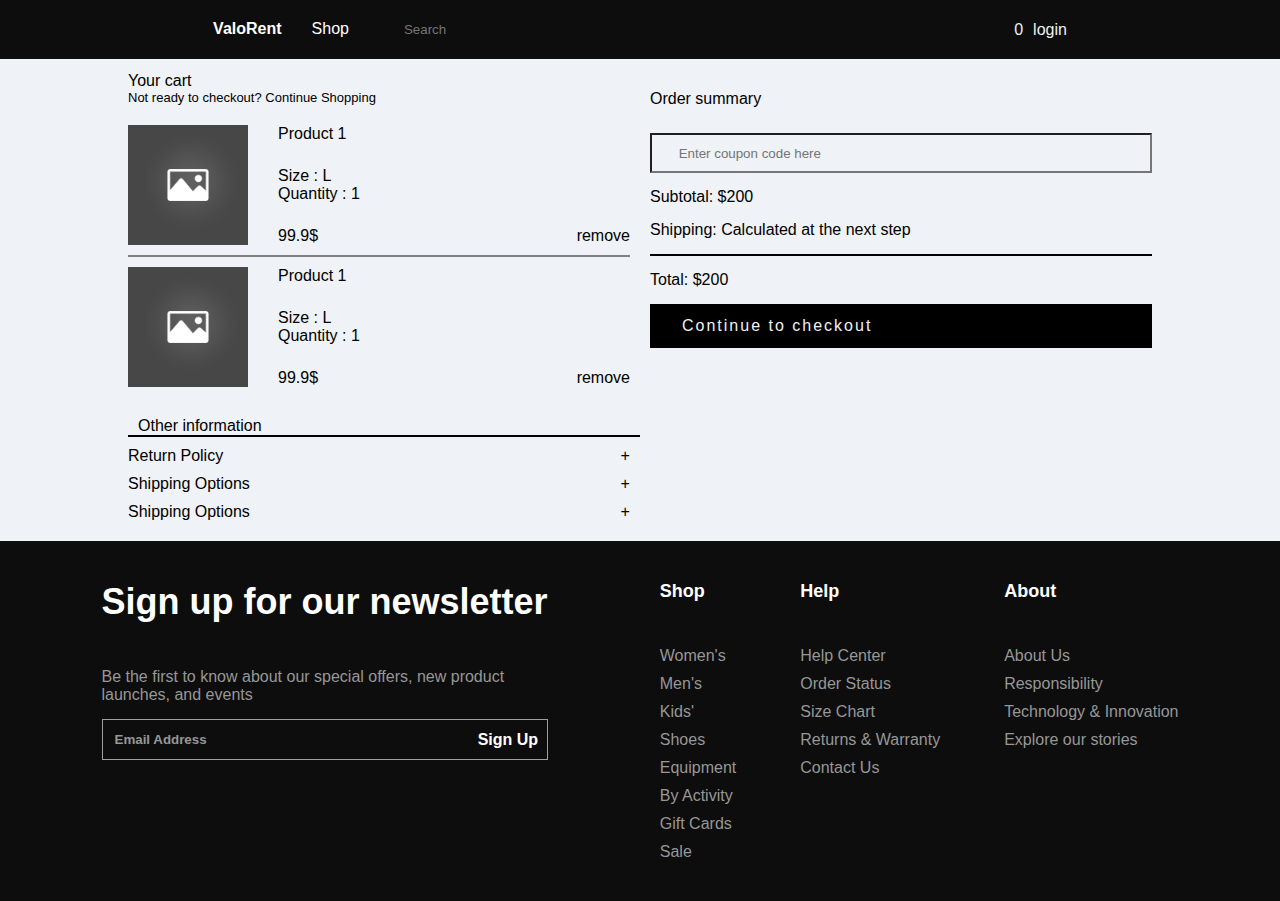
<file: template/cart.html>
<!DOCTYPE html>
<html lang="en">

<head>
    <meta charset="UTF-8">
    <meta name="viewport" content="width=device-width, initial-scale=1.0">
    <link rel="stylesheet" href="https://cdnjs.cloudflare.com/ajax/libs/font-awesome/6.4.2/css/all.min.css"
        integrity="sha512-z3gLpd7yknf1YoNbCzqRKc4qyor8gaKU1qmn+CShxbuBusANI9QpRohGBreCFkKxLhei6S9CQXFEbbKuqLg0DA=="
        crossorigin="anonymous" referrerpolicy="no-referrer" />
    <link rel="icon" href="../favicon.ico">
    <link rel="stylesheet" href="../public/css/reset.css">
    <link rel="stylesheet" href="../public/css/nav.css">
    <link rel="stylesheet" href="../public/css/footer.css">
    <link rel="stylesheet" href="../public/css/cart.css">
    <title>Cart ValoRent</title>
</head>

<body>

    <nav>
        <div class="leftNavContainer">
            <a href="../index.html">ValoRent</a>
            <a href="shop.html">Shop</a>
            <div>
                <input placeholder="Search" type="text" name="searchShop" id="searchShop" />
                <label for="searchShop">
                    <i class="fa-solid fa-magnifying-glass"></i>
                </label>
            </div>
        </div>
        <div class="rightNavContainer">
            <div>
                <i class="fa-solid fa-bag-shopping"></i>
                <p id="nombreInChart">0</p>
            </div>
            <a>login</a>
        </div>

        <div class="burger">
            <span></span>
            <span></span>
            <span></span>
        </div>
    </nav>

    <div class="container-all">

        <h1>Your cart</h1>

        <div class="containerTop">

            <div class="left">
                <h2>Not ready to checkout? Continue Shopping</h2>


                <div class="containerPorduct">
                    <div class="product">
                        <img src="../public/images/placeholder.jpg" alt="">
                        <div class="textProduct">
                            <div class="txt">
                                <h3>Product 1</h3>
                                <div>
                                    <p class="subInfo">Size : L</p>
                                    <p class="subInfo">Quantity : 1</p>
                                </div>
                                <h1>99.9$</h1>
                            </div>
                            <p class="txtRemove">remove</p>
                        </div>
                    </div>
                </div>

                <div class="lightLine"></div>

                <div class="containerPorduct">
                    <div class="product">
                        <img src="../public/images/placeholder.jpg" alt="">
                        <div class="textProduct">
                            <div class="txt">
                                <h3>Product 1</h3>
                                <div>
                                    <p class="subInfo">Size : L</p>
                                    <p class="subInfo">Quantity : 1</p>
                                </div>
                                <h1>99.9$</h1>
                            </div>
                            <p class="txtRemove">remove</p>
                        </div>
                    </div>
                </div>
            </div>
            
            <div class="right">
                <h1>Order summary</h1>
                <input type="text" placeholder="Enter coupon code here">
                <p>Subtotal: $200</p>
                <p>Shipping: Calculated at the next step</p>
                <div class="boldLine"></div>
                <p>Total: $200</p>
                <button>Continue to checkout</button>
            </div>
        </div>
    </div>

    <div class="containerOrderInfo">
        <div class="contentOrder">
            <h1>Other information</h1>
            <div class="boldLine"></div>
        </div>

        <div class="order-info">
            <p class="order-title">Return Policy <span>+</span></p>
            <p class="order-txt">This is our example return policy which is everything you need to know about our returns.</p>
        </div>
        
        <div class="order-info">
            <p class="order-title">Shipping Options <span>+</span></p>
            <p class="order-txt">Lorem...</p>
        </div>
        
        <div class="order-info">
            <p class="order-title">Shipping Options <span>+</span></p>
            <p class="order-txt">Lorem...</p>
        </div>
    </div>


    <footer>
        <div class="footer-newLetter">
          <h1>Sign up for our newsletter</h1>
          <p>Be the first to know about our special offers, new product launches, and events</p>
          <div>
            <input type="text" name="inputEmail" placeholder="Email Address">
            <a href="#">Sign Up</a>
          </div>
        </div>
    
        <div class="footer-link">
          <div class="item-footerLink">
            <h2>Shop</h2>
            <div>
              <p>Women's</p>
              <p>Men's</p>
              <p>Kids'</p>
              <p>Shoes</p>
              <p>Equipment</p>
              <p>By Activity</p>
              <p>Gift Cards</p>
              <p>Sale</p>
            </div>
          </div>
          <div class="item-footerLink">
            <h2>Help</h2>
            <div>
              <p>Help Center</p>
              <p>Order Status</p>
              <p>Size Chart</p>
              <p>Returns & Warranty</p>
              <p>Contact Us</p>
            </div>
          </div>
          <div class="item-footerLink">
            <h2>About</h2>
            <div>
              <p>About Us</p>
              <p>Responsibility</p>
              <p>Technology & Innovation</p>
              <p>Explore our stories</p>
            </div>
          </div>
        </div>
      </footer>

      <script src="../public/javaScript/nav.js"></script>
    <script src="../public/javaScript/cart.js"></script>
</body>

</html>
</file>
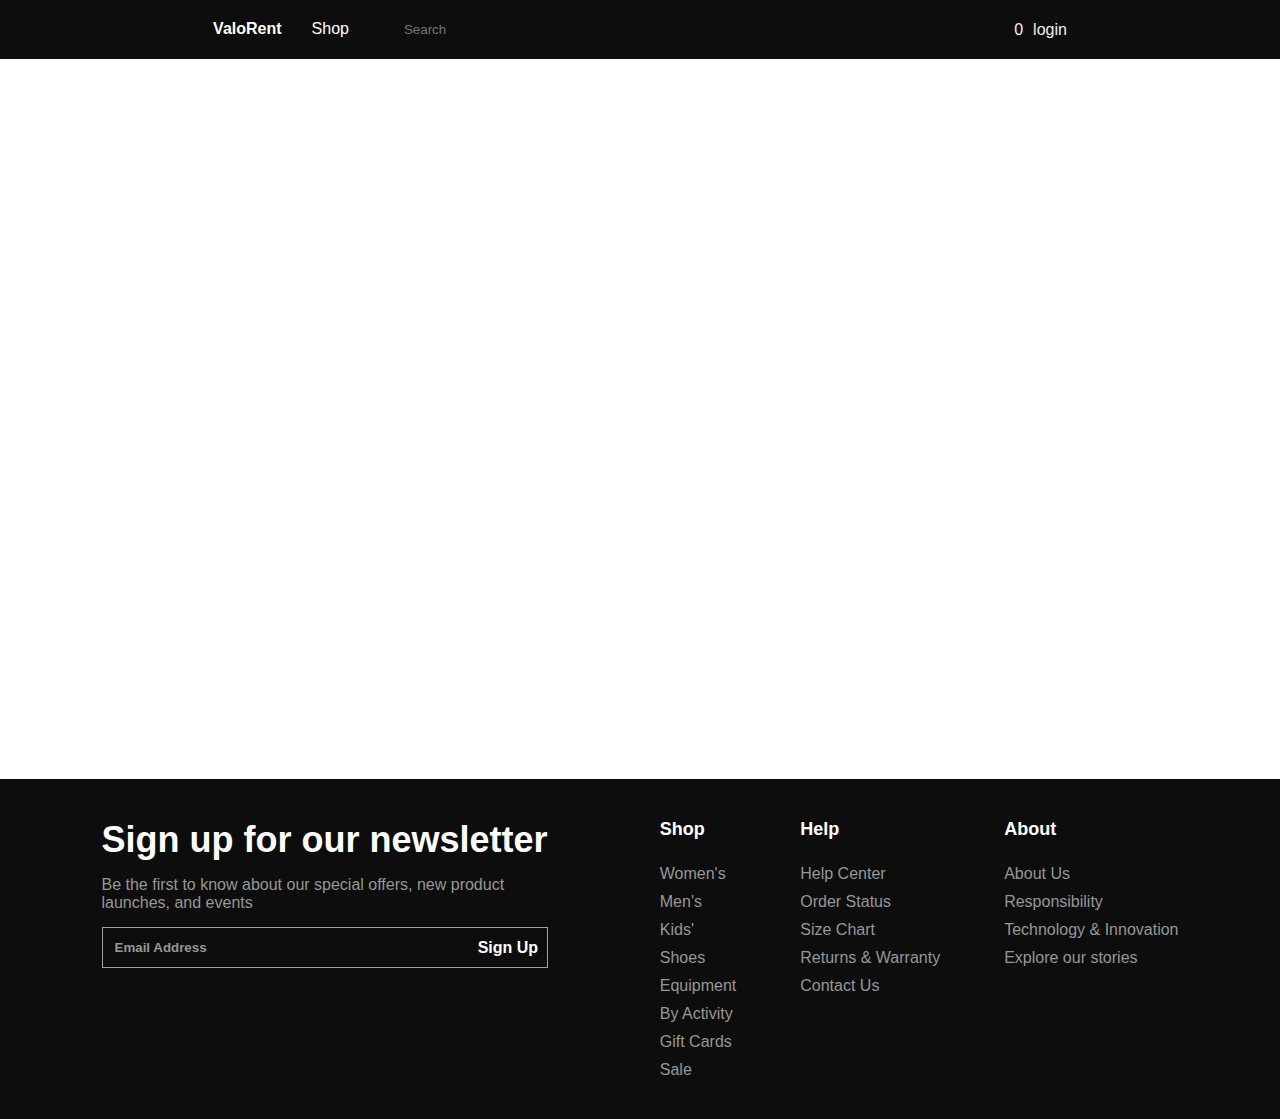
<file: template/product_page.html>
<!DOCTYPE html>
<html lang="fr">

<head>
  <meta charset="UTF-8">
  <meta name="viewport" content="width=device-width, initial-scale=1.0">
  <link rel="stylesheet" href="https://cdnjs.cloudflare.com/ajax/libs/font-awesome/6.4.2/css/all.min.css"
        integrity="sha512-z3gLpd7yknf1YoNbCzqRKc4qyor8gaKU1qmn+CShxbuBusANI9QpRohGBreCFkKxLhei6S9CQXFEbbKuqLg0DA=="
        crossorigin="anonymous" referrerpolicy="no-referrer" />
  <link rel="icon" href="../favicon.ico">
  <title>Titre de votre site</title>
  <link rel="stylesheet" href="../public/css/reset.css">
  <link rel="stylesheet" href="../public/css/nav.css">
  <link rel="stylesheet" href="../public/css/footer.css">
  <link rel="stylesheet" href="../public/css/product_page.css">
</head>

<body>
  <nav>
    <div class="leftNavContainer">
      <a href="../index.html">ValoRent</a>
      <a>Shop</a>
      <div>
        <input placeholder="Search" type="text" name="searchShop" id="searchShop" />
        <label for="searchShop">
          <i class="fa-solid fa-magnifying-glass"></i>
        </label>
      </div>
    </div>
    <div class="rightNavContainer">
      <div>
        <i class="fa-solid fa-bag-shopping"></i>
        <p id="nombreInChart">0</p>
      </div>
      <a>login</a>
    </div>

    <div class="burger">
      <span></span>
      <span></span>
      <span></span>
    </div>
  </nav>


  <div class="container-all"></div>


  <footer>
    <div class="footer-newLetter">
      <h1>Sign up for our newsletter</h1>
      <p>Be the first to know about our special offers, new product launches, and events</p>
      <div>
        <input type="text" name="inputEmail" placeholder="Email Address">
        <a href="#">Sign Up</a>
      </div>
    </div>

    <div class="footer-link">
      <div class="item-footerLink">
        <h2>Shop</h2>
        <div>
          <p>Women's</p>
          <p>Men's</p>
          <p>Kids'</p>
          <p>Shoes</p>
          <p>Equipment</p>
          <p>By Activity</p>
          <p>Gift Cards</p>
          <p>Sale</p>
        </div>
      </div>
      <div class="item-footerLink">
        <h2>Help</h2>
        <div>
          <p>Help Center</p>
          <p>Order Status</p>
          <p>Size Chart</p>
          <p>Returns & Warranty</p>
          <p>Contact Us</p>
        </div>
      </div>
      <div class="item-footerLink">
        <h2>About</h2>
        <div>
          <p>About Us</p>
          <p>Responsibility</p>
          <p>Technology & Innovation</p>
          <p>Explore our stories</p>
        </div>
      </div>
    </div>
  </footer>

  <script src="../public/javaScript/nav.js"></script>
  <script type="module" src="../public/javaScript/data.js"></script>
  <script type="module" src="../public/javaScript/product_page.js"></script>
</body>

</html>
</file>
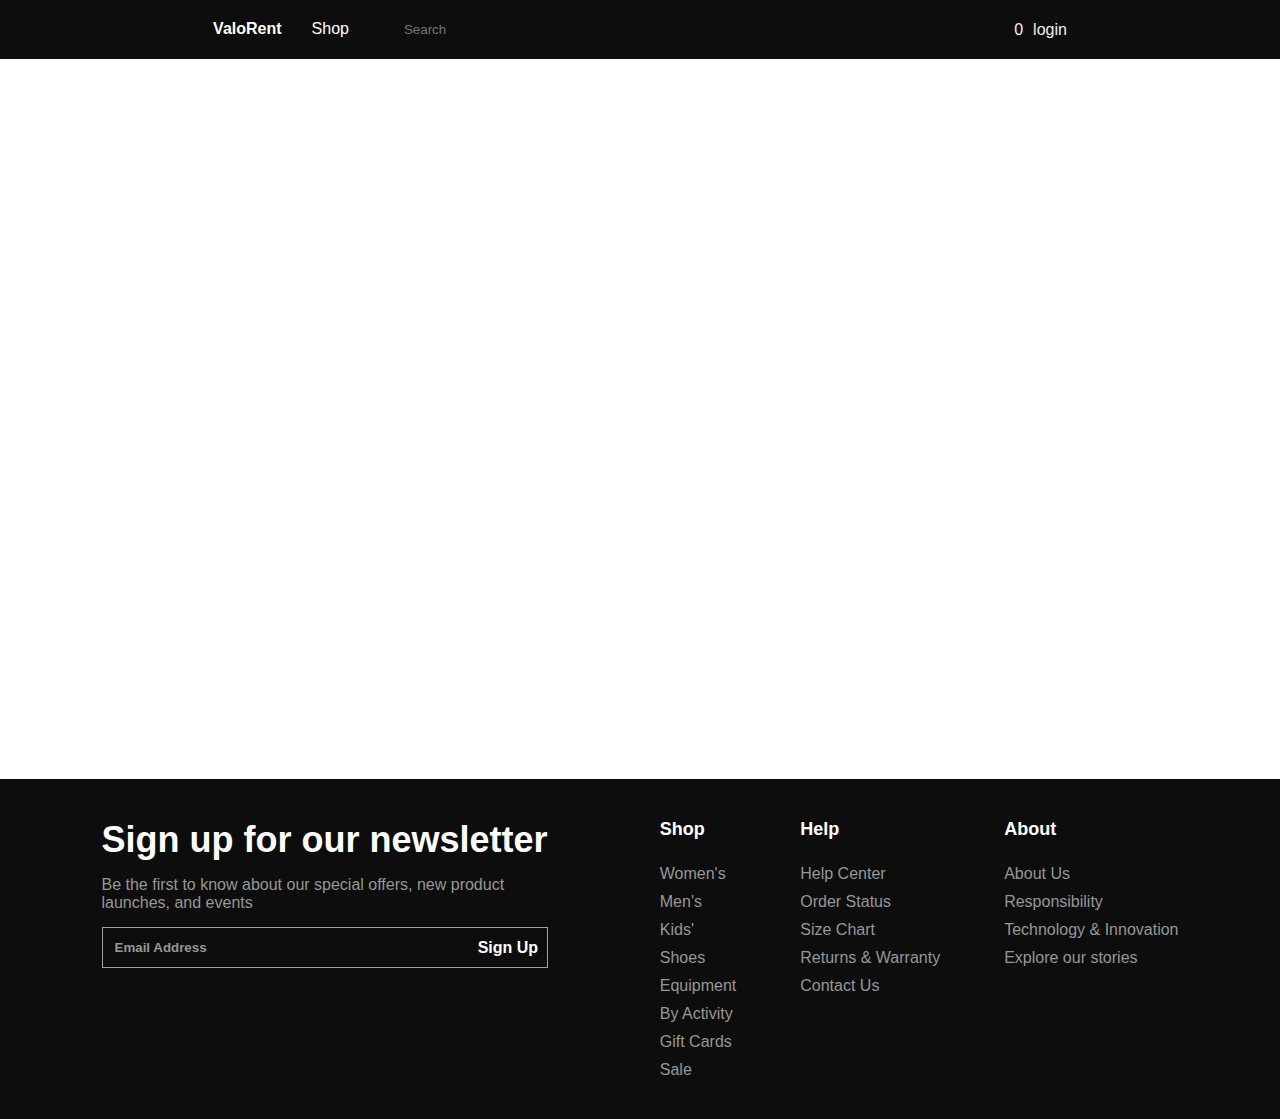
<file: template/Product_page.html>
<!DOCTYPE html>
<html lang="fr">

<head>
  <meta charset="UTF-8">
  <meta name="viewport" content="width=device-width, initial-scale=1.0">
  <link rel="stylesheet" href="https://cdnjs.cloudflare.com/ajax/libs/font-awesome/6.4.2/css/all.min.css"
        integrity="sha512-z3gLpd7yknf1YoNbCzqRKc4qyor8gaKU1qmn+CShxbuBusANI9QpRohGBreCFkKxLhei6S9CQXFEbbKuqLg0DA=="
        crossorigin="anonymous" referrerpolicy="no-referrer" />
  <link rel="icon" href="../favicon.ico">
  <title>Titre de votre site</title>
  <link rel="stylesheet" href="../public/css/reset.css">
  <link rel="stylesheet" href="../public/css/nav.css">
  <link rel="stylesheet" href="../public/css/footer.css">
  <link rel="stylesheet" href="../public/css/product_page.css">
</head>

<body>
  <nav>
    <div class="leftNavContainer">
      <a href="../index.html">ValoRent</a>
      <a href="shop.html">Shop</a>
      <div>
        <input placeholder="Search" type="text" name="searchShop" id="searchShop" />
        <label for="searchShop">
          <i class="fa-solid fa-magnifying-glass"></i>
        </label>
      </div>
    </div>
    <div class="rightNavContainer">
      <div>
        <i class="fa-solid fa-bag-shopping"></i>
        <p id="nombreInChart">0</p>
      </div>
      <a>login</a>
    </div>

    <div class="burger">
      <span></span>
      <span></span>
      <span></span>
    </div>
  </nav>


  <div class="container-all"></div>


  <footer>
    <div class="footer-newLetter">
      <h1>Sign up for our newsletter</h1>
      <p>Be the first to know about our special offers, new product launches, and events</p>
      <div>
        <input type="text" name="inputEmail" placeholder="Email Address">
        <a href="#">Sign Up</a>
      </div>
    </div>

    <div class="footer-link">
      <div class="item-footerLink">
        <h2>Shop</h2>
        <div>
          <p>Women's</p>
          <p>Men's</p>
          <p>Kids'</p>
          <p>Shoes</p>
          <p>Equipment</p>
          <p>By Activity</p>
          <p>Gift Cards</p>
          <p>Sale</p>
        </div>
      </div>
      <div class="item-footerLink">
        <h2>Help</h2>
        <div>
          <p>Help Center</p>
          <p>Order Status</p>
          <p>Size Chart</p>
          <p>Returns & Warranty</p>
          <p>Contact Us</p>
        </div>
      </div>
      <div class="item-footerLink">
        <h2>About</h2>
        <div>
          <p>About Us</p>
          <p>Responsibility</p>
          <p>Technology & Innovation</p>
          <p>Explore our stories</p>
        </div>
      </div>
    </div>
  </footer>

  <script src="../public/javaScript/nav.js"></script>
  <script type="module" src="../public/javaScript/data.js"></script>
  <script type="module" src="../public/javaScript/product_page.js"></script>
</body>

</html>
</file>
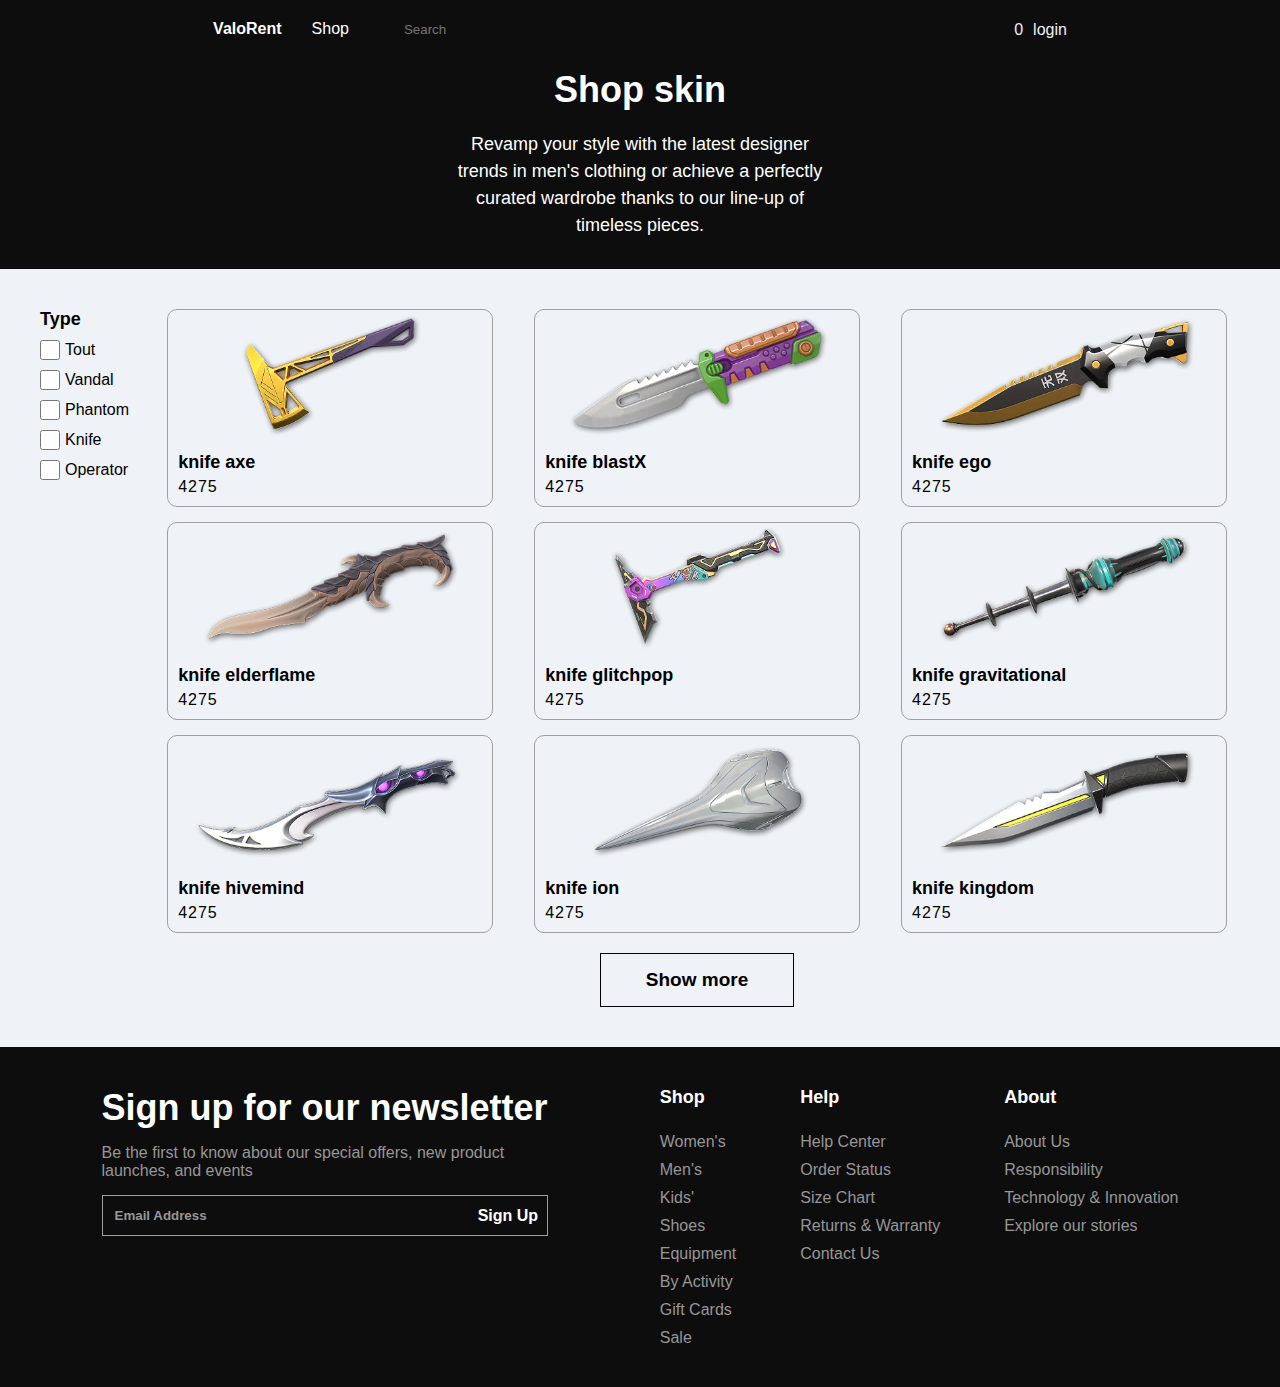
<file: template/shop.html>
<!DOCTYPE html>
<html lang="en">

<head>
    <meta charset="UTF-8">
    <meta name="viewport" content="width=device-width, initial-scale=1.0">
    <link rel="stylesheet" href="https://cdnjs.cloudflare.com/ajax/libs/font-awesome/6.4.2/css/all.min.css"
        integrity="sha512-z3gLpd7yknf1YoNbCzqRKc4qyor8gaKU1qmn+CShxbuBusANI9QpRohGBreCFkKxLhei6S9CQXFEbbKuqLg0DA=="
        crossorigin="anonymous" referrerpolicy="no-referrer" />
    <link rel="stylesheet" href="../public/css/reset.css">
    <link rel="stylesheet" href="../public/css/nav.css">
    <link rel="stylesheet" href="../public/css/footer.css">
    <link rel="stylesheet" href="../public/css/shop.css">
    <link rel="icon" href="../favicon.ico">
    <title>Shop ValoRent</title>
</head>

<body>

    <nav>
        <div class="leftNavContainer">
            <a href="../index.html">ValoRent</a>
            <a href="shop.html">Shop</a>
            <div>
                <input placeholder="Search" type="text" name="searchShop" id="searchShop" />
                <label for="searchShop">
                    <i class="fa-solid fa-magnifying-glass"></i>
                </label>
            </div>
        </div>
        <div class="rightNavContainer">
            <div>
                <i class="fa-solid fa-bag-shopping"></i>
                <p id="nombreInChart">0</p>
            </div>
            <a>login</a>
        </div>

        <div class="burger">
            <span></span>
            <span></span>
            <span></span>
        </div>
    </nav>

    <header>
        <h1>Shop skin</h1>
        <p>Revamp your style with the latest designer trends in men's clothing or achieve a perfectly curated wardrobe
            thanks to our line-up of timeless pieces. </p>
    </header>


    <div class="container-all">
        <div class="container-filter">
            <div class="item-filter type">
                <h2>Type</h2>
                <div>
                    <input type="checkbox" id="toutCheckbox" data-type="tout">
                    <label for="toutCheckbox">Tout</label>
                </div>
                <div>
                    <input type="checkbox" id="vandalCheckbox" data-type="vandal">
                    <label for="vandalCheckbox">Vandal</label>
                </div>
                <div>
                    <input type="checkbox" id="phantomCheckbox" data-type="phantom">
                    <label for="phantomCheckbox">Phantom</label>
                </div>
                <div>
                    <input type="checkbox" id="knifeCheckbox" data-type="knife">
                    <label for="knifeCheckbox">Knife</label>
                </div>
                <div>
                    <input type="checkbox" id="operatorCheckbox" data-type="operator">
                    <label for="operatorCheckbox">Operator</label>
                </div>
            </div>
        </div>


        <div class="containerItem">
            <div class="container-card"></div>
            <button>Show more</button>
        </div>
    </div>



    <footer>
        <div class="footer-newLetter">
            <h1>Sign up for our newsletter</h1>
            <p>Be the first to know about our special offers, new product launches, and events</p>
            <div>
                <input type="text" name="inputEmail" placeholder="Email Address">
                <a href="#">Sign Up</a>
            </div>
        </div>

        <div class="footer-link">
            <div class="item-footerLink">
                <h2>Shop</h2>
                <div>
                    <p>Women's</p>
                    <p>Men's</p>
                    <p>Kids'</p>
                    <p>Shoes</p>
                    <p>Equipment</p>
                    <p>By Activity</p>
                    <p>Gift Cards</p>
                    <p>Sale</p>
                </div>
            </div>
            <div class="item-footerLink">
                <h2>Help</h2>
                <div>
                    <p>Help Center</p>
                    <p>Order Status</p>
                    <p>Size Chart</p>
                    <p>Returns & Warranty</p>
                    <p>Contact Us</p>
                </div>
            </div>
            <div class="item-footerLink">
                <h2>About</h2>
                <div>
                    <p>About Us</p>
                    <p>Responsibility</p>
                    <p>Technology & Innovation</p>
                    <p>Explore our stories</p>
                </div>
            </div>
        </div>
    </footer>





    <script src="../public/javaScript/nav.js"></script>
    <script type="module" src="../public/javaScript/data.js"></script>
    <script type="module" src="../public/javaScript/shop.js"></script>
</body>

</html>
</file>
<file: public/css/nav.css>
nav {
    display: flex;
    justify-content: space-around;
    align-items: center;
    background-color: #0D0D0D;
    color: #f1f1f1;
    padding: 20px 0;
}

nav .leftNavContainer {
    display: flex;
    gap: 30px;
}

.leftNavContainer a {
    color: white;
    text-decoration: none;
}

.leftNavContainer a:first-child {
    font-weight: bold;
}

.leftNavContainer div {
    position: relative;
}

.leftNavContainer div input {
    background-color: #0D0D0D;
    color: white;
    border: none;
    padding: 2px 2px 2px 25px;
}

.leftNavContainer div input:focus {
    outline: none;
}

.leftNavContainer div label {
    position: absolute;
    top: 0;
    left: 0;
    color: white;
}

.burger {
    display: none;
    position: relative;
    width: 32px;
    height: 20px;
    cursor: pointer;
}

.burger span {
    display: block;
    position: absolute;
    width: 32px;
    height: 2px;
    background-color: white;
    opacity: 1;
    visibility: visible;
    transition: 400ms;
}

.burger span:nth-child(1) {
    top: 0;
}

.burger span:nth-child(3) {
    bottom: 0;
}

.burger.active span:nth-child(1) {
    top: 50%;
    transform: rotate(-45deg);
}

.burger.active span:nth-child(2) {
    opacity: 0;
    visibility: hidden;
}

.burger.active span:nth-child(3) {
    top: 50%;
    transform: rotate(45deg);
}

.rightNavContainer {
    display: flex;
}

.rightNavContainer div {
    display: flex;
    gap: 5px;
    margin-right: 10px;
}

@media (max-width: 700px) {
    .burger {
        display: flex;
        justify-content: space-around;
        align-items: center;
    }

    .leftNavContainer {
        position: fixed;
        top: -100%;
        display: flex;
        flex-direction: column;
        align-items: center;
        gap: 30px;
        width: 100%;
        height: calc(100vh - 60px);
        background-color: #0d0d0d;
        padding-top: 50px;
        font-size: 20px;
        transition: 200ms;
    }

    .leftNavContainer.active {
        top: 60px;
        z-index: 1;
    }

    .leftNavContainer div {
        position: relative;
    }

    .leftNavContainer div input {
        padding: 5px 5px 5px 30px;
        font-size: 20px;
        background-color: white;
        color: #0d0d0d;
        border: none;
        border-radius: 5px;
    }

    .leftNavContainer div input:focus {
        outline: none;
    }

    .leftNavContainer div label {
        position: absolute;
        top: 7px;
        left: 6px;
        color: black;
    }
}
</file>
<file: public/css/footer.css>
footer {
    display: flex;
    justify-content: center;
    width: 100%;
    background-color: #0d0d0d;
    color: white;
    padding: 40px 0;
}

footer .footer-newLetter {
    display: flex;
    flex-direction: column;
    gap: 15px;
}

footer .footer-newLetter h1 {
    font-size: 36px;
    font-weight: bold;
}

footer .footer-newLetter p {
    width: 80%;
    color: #979797;
}

footer .footer-newLetter div {
    position: relative;
    width: 80%;
}

.footer-newLetter div input {
    width: 100%;
    padding: 12px 17% 12px 12px;
    border: none;
    border: 1px solid rgb(160, 160, 160);
    background: #0d0d0d;
    color: white;
}

.footer-newLetter div input::placeholder {
    color: #979797;
    font-weight: bold;
}

.footer-newLetter div input:focus {
    outline: none;
}

.footer-newLetter div a {
    position: absolute;
    right: 10px;
    top: 12px;
    color: white;
    font-weight: bold;
}

.footer-link {
    display: flex;
    gap: 5vw;
}

.footer-link .item-footerLink {
    display: flex;
    flex-direction: column;
    gap: 25px;
}

.footer-link .item-footerLink h2 {
    font-size: 18px;
    font-weight: bold;
}

.footer-link .item-footerLink div {
    display: flex;
    flex-direction: column;
    gap: 10px;
}

.item-footerLink div p {
    color: #979797;
}

@media (max-width: 700px) {

    footer {
        flex-direction: column;
        gap: 30px;
        width: 100%;
        padding: 30px;
    }

    footer .footer-newLetter {
        justify-content: flex-start;
    }


    footer .footer-newLetter h1 {
        font-size: 30px;
        width: fit-content;
    }

    footer p {
        font-size: 14px;
    }


}
</file>
<file: public/css/cart.css>
*, ::before, ::after {
    margin: 0;
    padding: 0;
    box-sizing: border-box;
}

body {
    display: flex;
    flex-direction: column;
    justify-content: center;
    align-items: center;
    font-family: sans-serif;
    margin-top: 17px;
    background-color: #EFF2F6;
}

.container-all {
    margin-top: 55px;
    width: 80%;
}

h1 {
    margin-bottom: 30px;
}

h2 {
    font-size: 13px;
    margin-bottom: 20px;
}

.containerTop {
    display: flex;
    gap: 20px;
}

.containerTop .right, .containerTop .left {
    width: 50%;
}

.containerTop .right {
    display: flex;
    flex-direction: column;
    gap: 15px;
}

.containerTop .left {
    display: flex;
    flex-direction: column;
}

.containerTop .right input, .containerTop .right button {
    width: 100%;
    padding: 0.8em 2em;
}

.containerTop .right button {
    text-align: left;
    background-color: black;
    color: #EFF2F6;
    border: none;
    font-size: 16px;
    letter-spacing: 2px;
    transition: 200ms;
}

.containerTop .right button:hover {
    color: rgb(0, 0, 0);
    transform: translate(-0.25rem, -0.25rem);
    background: rgb(155, 215, 255);
    box-shadow: rgb(0, 0, 0) 0.25rem 0.25rem;
}

.containerTop .right input {
    background-color: #EFF2F6;
}

.right h1 {
    margin-bottom: 10px;
}

.product {
    display: flex;
    gap: 30px;
}

.product img {
    max-height: 120px;
}

.product .textProduct {
    display: flex;
    justify-content: space-between;
    width: 100%;
}

.product .textProduct .txtRemove {
    align-self: flex-end;
    cursor: pointer;
}

.product .textProduct .txt {
    display: flex;
    flex-direction: column;
    justify-content: space-between;
    height: 100%;
}

.textProduct .txt h1 {
    margin: 0;
}

.lightLine {
    height: 2px;
    width: 100%;
    background-color: gray;
    margin: 10px 0;
}

.boldLine {
    height: 2px;
    width: 100%;
    background-color: black;
}

.containerOrderInfo {
    margin-top: 30px;
    width: 80%;
}

.containerOrderInfo .contentOrder {
    width: 50%;
}

.containerOrderInfo .contentOrder h1 {
    margin: 10px;
}

.containerOrderInfo {
    display: flex;
    flex-direction: column;
    gap: 10px;
}


.order-title {
    display: flex;
    justify-content: space-between;
    width: 49%;
}

.order-txt {
    display: none;
    padding: 5px 0 0 15px;
    width: 49%;
}

.order-txt.show {
    display: block;
}

nav {
    position: absolute;
    top: 0;
    width: 100%;
}

footer {
    margin-top: 20px;
}

@media (max-width: 730px) {
    .containerTop {
        flex-direction: column;
    }

    .containerTop .right, .containerTop .left {
        width: 100%;
    }

    .containerOrderInfo .contentOrder {
        width: 100%;
    }

    .contentOrder, .order-title  {
        width: 100%;
    }

    .order-txt {
        width: 100%;
    }
}
</file>
<file: public/css/product_page.css>
.container-all {
    display: flex;
    justify-content: center;
    align-items: center;
    gap: 30px;
    width: 100%;
    height: 80vh;
    padding: 20px;
}

.container-all img {
    width: 60vw;
    cursor: pointer;
    transition: 400ms;
}

.container-all img:hover {
    transform: scale(1.1);
}

.containerInfo {
    display: flex;
    flex-direction: column;
    gap: 10px;
    width: 20%;
}

.containerInfo h1 {
    font-size: 36px;
    font-weight: bold;
}

.containerInfo div {
    display: flex;
    border: 1px solid rgba(128, 128, 128, 0.6);
    width: fit-content;
}

.containerInfo div .sub, .containerInfo div .add {
    padding: 10px 10px;
    font-size: 18px;
    font-weight: bold;
    cursor: pointer;
    user-select: none;
}

.containerInfo div input {
    all: unset;
    text-align: center;
    width: 50px;
    margin: 0 20px 0 30px;
}

.addCart, .buyNow {
    color: white;
    width: fit-content;
    padding: 10px 25px;
}

.addCart {
    background-color: #0d0d0d;
}

.buyNow {
    background-color: #2fb0ed;
}

@media (max-width: 700px) {

    .container-all {
        flex-direction: column;
    }

    .container-all img {
        width: 100%;
    }

    .containerInfo {
        width: 100%;
    }
}
</file>
<file: public/css/shop.css>
:root {
    --background: #EFF2F6;
}

body {
    background-color: var(--background);
}

header {
    display: flex;
    flex-direction: column;
    align-items: center;
    gap: 20px;
    background-color: #0d0d0d;
    color: white;
    padding: 10px 0 30px 0;
}

header h1 {
    font-size: 36px;
    font-weight: bold;
}

header p {
    text-align: center;
    width: 30%;
    line-height: 1.5;
    font-size: 18px;
}

.container-all {
    display: flex;
    justify-content: center;
    gap: 25px;
    width: 100%;
    padding: 40px;
}

.containerItem {
    display: flex;
    flex-direction: column;
    align-items: center;
}

.containerItem button {
    font-size: 19px;
    font-weight: bold;
    color: black;
    padding: 15px 45px;
    margin-top: 20px;
    border: 1px solid black;
    background-color: var(--background);
    cursor: pointer;
}

.container-card {
    display: flex;
    justify-content: space-around;
    flex-wrap: wrap;
    gap: 15px;
}

.item-card {
    min-width: 160px;
    max-width: 550px;
    width: 30%;
    border: 1px solid rgb(160, 160, 160);
    border-radius: 10px;
}

.item-card.hide {
    display: none;
}

.item-card a {
    width: 100%;
}

.item-card a img {
    width: 100%;
    transition: 400ms;
}

.item-card a:hover img {
    transform: scale(1.2);
}

.item-card div {
    display: flex;
    flex-direction: column;
    gap: 5px;
    padding: 10px;
}

.item-card div h1 {
    font-size: 18px;
    font-weight: bold;
}

.item-card div p {
    letter-spacing: 1px;
}

.item-filter, .container-filter {
    display: flex;
    flex-direction: column;
    gap: 10px;
}

.item-filter h2 {
    font-size: 18px;
    font-weight: bold;
}

.item-filter div {
    display: flex;
    align-items: center;
}

.item-filter div input {
    width: 20px;
    height: 20px;
    margin-right: 5px;
}

.item-filter div label {
    cursor: pointer;
}

@media (max-width: 700px) {
    .container-all {
        flex-direction: column;
    }

    header p {
        width: 60%;
    }
}
</file>
